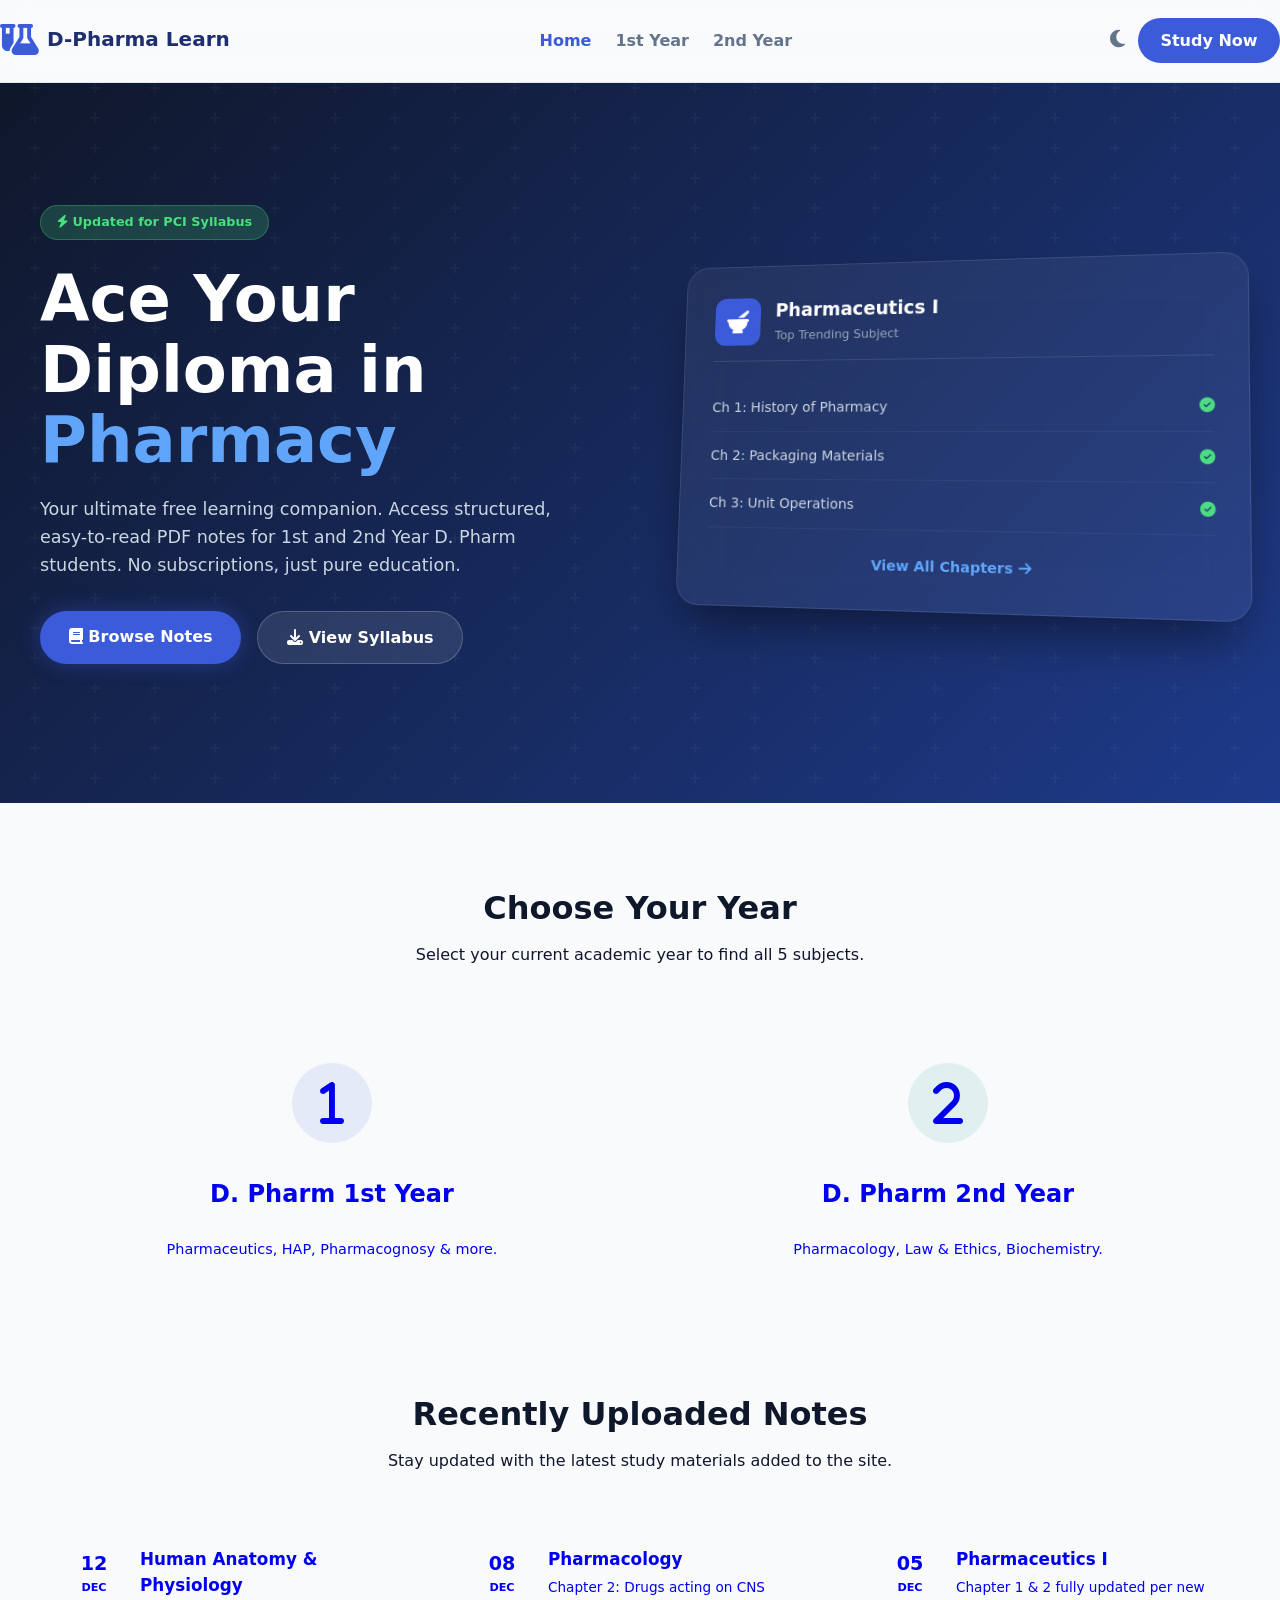
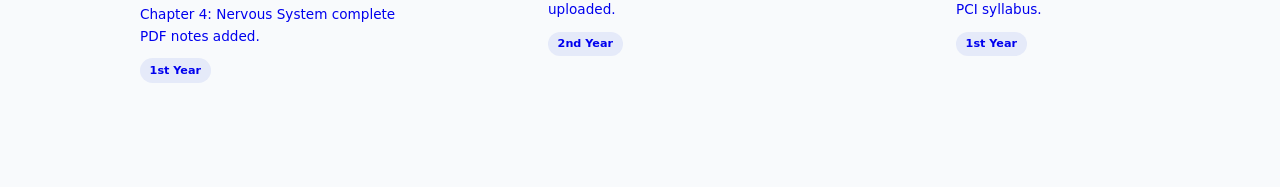
<file: index.html>
<!DOCTYPE html>
<html lang="en" data-theme="light">
<head>
  <meta charset="UTF-8" />
  <meta name="viewport" content="width=device-width, initial-scale=1.0" />
  <title>D-Pharma Learn | Free PCI Syllabus Notes</title>
  
  <link rel="stylesheet" href="css/style.css" />
  <link rel="stylesheet" href="https://cdnjs.cloudflare.com/ajax/libs/font-awesome/6.5.0/css/all.min.css" />
  
  <style>
    /* V2 Specific Inline Styles */
    .hero-v2 {
      background: linear-gradient(135deg, #0f172a 0%, #1e3a8a 100%);
      padding: 5rem 20px 6rem;
      position: relative;
      overflow: hidden;
      display: flex;
      align-items: center;
      min-height: 80vh;
    }
    
    .hero-v2::before {
      content: ''; position: absolute; inset: 0;
      background: url("data:image/svg+xml,%3Csvg width='60' height='60' viewBox='0 0 60 60' xmlns='http://www.w3.org/2000/svg'%3E%3Cg fill='%23ffffff' fill-opacity='0.03'%3E%3Cpath d='M36 34v-4h-2v4h-4v2h4v4h2v-4h4v-2h-4zm0-30V0h-2v4h-4v2h4v4h2V6h4V4h-4z'/%3E%3C/g%3E%3C/svg%3E");
    }

    .hero-v2-container {
      max-width: 1200px;
      margin: 0 auto;
      display: grid;
      grid-template-columns: 1fr 1fr;
      gap: 3rem;
      position: relative;
      z-index: 2;
      align-items: center;
    }

    .hero-text-side { color: white; }
    
    .badge {
      display: inline-block;
      padding: 0.4rem 1rem;
      background: rgba(74, 222, 128, 0.2);
      color: #4ade80;
      border: 1px solid rgba(74, 222, 128, 0.3);
      border-radius: 50px;
      font-size: 0.8rem;
      font-weight: 700;
      margin-bottom: 1.5rem;
      backdrop-filter: blur(5px);
    }

    .hero-v2 h1 {
      font-size: clamp(2.5rem, 5vw, 4rem);
      line-height: 1.1;
      font-weight: 800;
      margin-bottom: 1.2rem;
      color: #ffffff;
    }
    .hero-v2 h1 span { color: #60a5fa; }

    .hero-v2 p {
      font-size: 1.1rem;
      color: #cbd5e1;
      margin-bottom: 2rem;
      line-height: 1.6;
      max-width: 90%;
    }

    .hero-buttons { display: flex; gap: 1rem; }
    
    .btn-glow {
      background: #3b5bdb; color: white;
      padding: 0.8rem 1.8rem; border-radius: 50px;
      text-decoration: none; font-weight: 700;
      box-shadow: 0 0 20px rgba(59, 91, 219, 0.4);
      transition: all 0.3s;
    }
    .btn-glow:hover { transform: translateY(-3px); box-shadow: 0 0 30px rgba(59, 91, 219, 0.6); }

    .btn-outline {
      background: rgba(255, 255, 255, 0.1); color: white;
      border: 1px solid rgba(255, 255, 255, 0.2);
      padding: 0.8rem 1.8rem; border-radius: 50px;
      text-decoration: none; font-weight: 700;
      backdrop-filter: blur(10px); transition: all 0.3s;
    }
    .btn-outline:hover { background: rgba(255, 255, 255, 0.2); }

    /* Floating Glass Card */
    .hero-visual-side { position: relative; perspective: 1000px; }
    .glass-card {
      background: rgba(255, 255, 255, 0.05);
      border: 1px solid rgba(255, 255, 255, 0.1);
      border-radius: 24px;
      padding: 2rem;
      backdrop-filter: blur(20px);
      box-shadow: 0 25px 50px -12px rgba(0, 0, 0, 0.5);
      transform: rotateY(-10deg) rotateX(5deg);
      transition: transform 0.5s;
    }
    .glass-card:hover { transform: rotateY(0deg) rotateX(0deg); }
    
    .gc-header { display: flex; align-items: center; gap: 1rem; margin-bottom: 1.5rem; border-bottom: 1px solid rgba(255,255,255,0.1); padding-bottom: 1rem;}
    .gc-icon { width: 50px; height: 50px; background: #3b5bdb; border-radius: 12px; display: flex; align-items: center; justify-content: center; font-size: 1.5rem; color: white; }
    .gc-title h3 { color: white; font-size: 1.2rem; }
    .gc-title p { color: #94a3b8; font-size: 0.8rem; margin: 0; }
    
    .gc-list-item { display: flex; justify-content: space-between; align-items: center; padding: 0.8rem 0; color: #cbd5e1; font-size: 0.9rem; border-bottom: 1px solid rgba(255,255,255,0.05); }
    .gc-list-item:last-child { border: none; }
    .gc-list-item i { color: #4ade80; }

    /* Recent Updates Section */
    .section-spacing { padding: 5rem 0; }
    .section-header { text-align: center; margin-bottom: 3rem; }
    .section-header h2 { font-size: 2rem; color: var(--primary-dark); }
    .section-header p { color: var(--text-muted); margin-top: 0.5rem; }

    .update-grid { display: grid; grid-template-columns: repeat(auto-fit, minmax(300px, 1fr)); gap: 1.5rem; }
    
    .update-card {
      background: var(--surface); border: 1px solid var(--border);
      border-radius: 16px; padding: 1.5rem; display: flex; gap: 1rem;
      transition: all 0.3s; text-decoration: none;
    }
    .update-card:hover { transform: translateY(-5px); box-shadow: var(--shadow); border-color: var(--primary-light); }
    
    .uc-date { background: var(--bg-alt); padding: 0.5rem; border-radius: 8px; text-align: center; min-width: 60px; height: fit-content; }
    .uc-date span { display: block; font-weight: 800; color: var(--primary-dark); font-size: 1.2rem; line-height: 1; }
    .uc-date small { font-size: 0.7rem; color: var(--text-muted); font-weight: 700; text-transform: uppercase; }
    
    .uc-content h4 { color: var(--primary-dark); margin-bottom: 0.3rem; font-size: 1.05rem; }
    .uc-content p { color: var(--text-muted); font-size: 0.85rem; margin-bottom: 0.5rem; }
    .uc-tag { display: inline-block; font-size: 0.7rem; padding: 0.2rem 0.6rem; background: rgba(59,91,219,0.1); color: var(--primary-light); border-radius: 50px; font-weight: 700; }

    /* Dark Mode Overrides */
    [data-theme="dark"] .update-card { background: #1e293b; border-color: #334155; }
    [data-theme="dark"] .uc-date { background: #0f172a; }
    [data-theme="dark"] .uc-date span { color: #f1f5f9; }
    [data-theme="dark"] .uc-content h4 { color: #f1f5f9; }

    @media (max-width: 768px) {
      .hero-v2-container { grid-template-columns: 1fr; text-align: center; }
      .hero-v2 p { margin: 0 auto 2rem; }
      .hero-buttons { justify-content: center; flex-direction: column; }
      .glass-card { display: none; /* Hide 3D card on small phones for better performance */ }
    }
  </style>
</head>
<body>

<header class="site-header">
  <nav class="nav-container">
    <a class="nav-brand" href="index.html">
      <div class="nav-logo"><i class="fa-solid fa-flask-vial"></i></div>
      <div class="nav-brand-text">
        <span class="nav-brand-name">D-Pharma Learn</span>
      </div>
    </a>
    <ul class="nav-links">
      <li><a href="index.html" class="active">Home</a></li>
      <li><a href="year1.html">1st Year</a></li>
      <li><a href="year2.html">2nd Year</a></li>
    </ul>
    <div class="nav-cta">
      <button class="theme-toggle-btn" id="themeToggle"><i class="fa-solid fa-moon" id="themeIcon"></i></button>
      <a href="year1.html" class="btn-primary">Study Now</a>
    </div>
  </nav>
</header>

<main>
  <section class="hero-v2">
    <div class="hero-v2-container">
      
      <div class="hero-text-side">
        <div class="badge"><i class="fa-solid fa-bolt"></i> Updated for PCI Syllabus</div>
        <h1>Ace Your Diploma in <span>Pharmacy</span></h1>
        <p>Your ultimate free learning companion. Access structured, easy-to-read PDF notes for 1st and 2nd Year D. Pharm students. No subscriptions, just pure education.</p>
        <div class="hero-buttons">
          <a href="#select-year" class="btn-glow"><i class="fa-solid fa-book"></i> Browse Notes</a>
          <a href="#" class="btn-outline"><i class="fa-solid fa-download"></i> View Syllabus</a>
        </div>
      </div>

      <div class="hero-visual-side">
        <div class="glass-card">
          <div class="gc-header">
            <div class="gc-icon"><i class="fa-solid fa-mortar-pestle"></i></div>
            <div class="gc-title">
              <h3>Pharmaceutics I</h3>
              <p>Top Trending Subject</p>
            </div>
          </div>
          <div class="gc-list-item">
            <span>Ch 1: History of Pharmacy</span> <i class="fa-solid fa-circle-check"></i>
          </div>
          <div class="gc-list-item">
            <span>Ch 2: Packaging Materials</span> <i class="fa-solid fa-circle-check"></i>
          </div>
          <div class="gc-list-item">
            <span>Ch 3: Unit Operations</span> <i class="fa-solid fa-circle-check"></i>
          </div>
          <a href="subject.html" style="display:block; text-align:center; margin-top:1.5rem; color:#60a5fa; text-decoration:none; font-weight:700; font-size:0.9rem;">View All Chapters <i class="fa-solid fa-arrow-right"></i></a>
        </div>
      </div>

    </div>
  </section>

  <section id="select-year" class="section-spacing container">
    <div class="section-header">
      <h2>Choose Your Year</h2>
      <p>Select your current academic year to find all 5 subjects.</p>
    </div>
    
    <div style="display: grid; grid-template-columns: repeat(auto-fit, minmax(300px, 1fr)); gap: 2rem;">
      <a href="year1.html" class="update-card" style="align-items: center; justify-content: center; flex-direction: column; text-align: center; padding: 3rem 1rem;">
        <i class="fa-solid fa-1" style="font-size: 3rem; color: var(--primary-light); margin-bottom: 1rem; background: rgba(59,91,219,0.1); width: 80px; height: 80px; border-radius: 50%; display: flex; align-items: center; justify-content: center;"></i>
        <h3 style="color: var(--primary-dark); font-size: 1.5rem; margin-bottom: 0.5rem;">D. Pharm 1st Year</h3>
        <p style="color: var(--text-muted); font-size: 0.9rem;">Pharmaceutics, HAP, Pharmacognosy & more.</p>
      </a>

      <a href="year2.html" class="update-card" style="align-items: center; justify-content: center; flex-direction: column; text-align: center; padding: 3rem 1rem;">
        <i class="fa-solid fa-2" style="font-size: 3rem; color: var(--secondary); margin-bottom: 1rem; background: rgba(13,148,136,0.1); width: 80px; height: 80px; border-radius: 50%; display: flex; align-items: center; justify-content: center;"></i>
        <h3 style="color: var(--primary-dark); font-size: 1.5rem; margin-bottom: 0.5rem;">D. Pharm 2nd Year</h3>
        <p style="color: var(--text-muted); font-size: 0.9rem;">Pharmacology, Law & Ethics, Biochemistry.</p>
      </a>
    </div>
  </section>

  <section class="section-spacing container" style="padding-top: 0;">
    <div class="section-header">
      <h2>Recently Uploaded Notes</h2>
      <p>Stay updated with the latest study materials added to the site.</p>
    </div>
    
    <div class="update-grid">
      <a href="#" class="update-card">
        <div class="uc-date">
          <span>12</span>
          <small>Dec</small>
        </div>
        <div class="uc-content">
          <h4>Human Anatomy & Physiology</h4>
          <p>Chapter 4: Nervous System complete PDF notes added.</p>
          <span class="uc-tag">1st Year</span>
        </div>
      </a>

      <a href="#" class="update-card">
        <div class="uc-date">
          <span>08</span>
          <small>Dec</small>
        </div>
        <div class="uc-content">
          <h4>Pharmacology</h4>
          <p>Chapter 2: Drugs acting on CNS uploaded.</p>
          <span class="uc-tag">2nd Year</span>
        </div>
      </a>

      <a href="#" class="update-card">
        <div class="uc-date">
          <span>05</span>
          <small>Dec</small>
        </div>
        <div class="uc-content">
          <h4>Pharmaceutics I</h4>
          <p>Chapter 1 & 2 fully updated per new PCI syllabus.</p>
          <span class="uc-tag">1st Year</span>
        </div>
      </a>
    </div>
  </section>

</main>

<script src="js/main.js"></script>
</body>
</html>
</file>
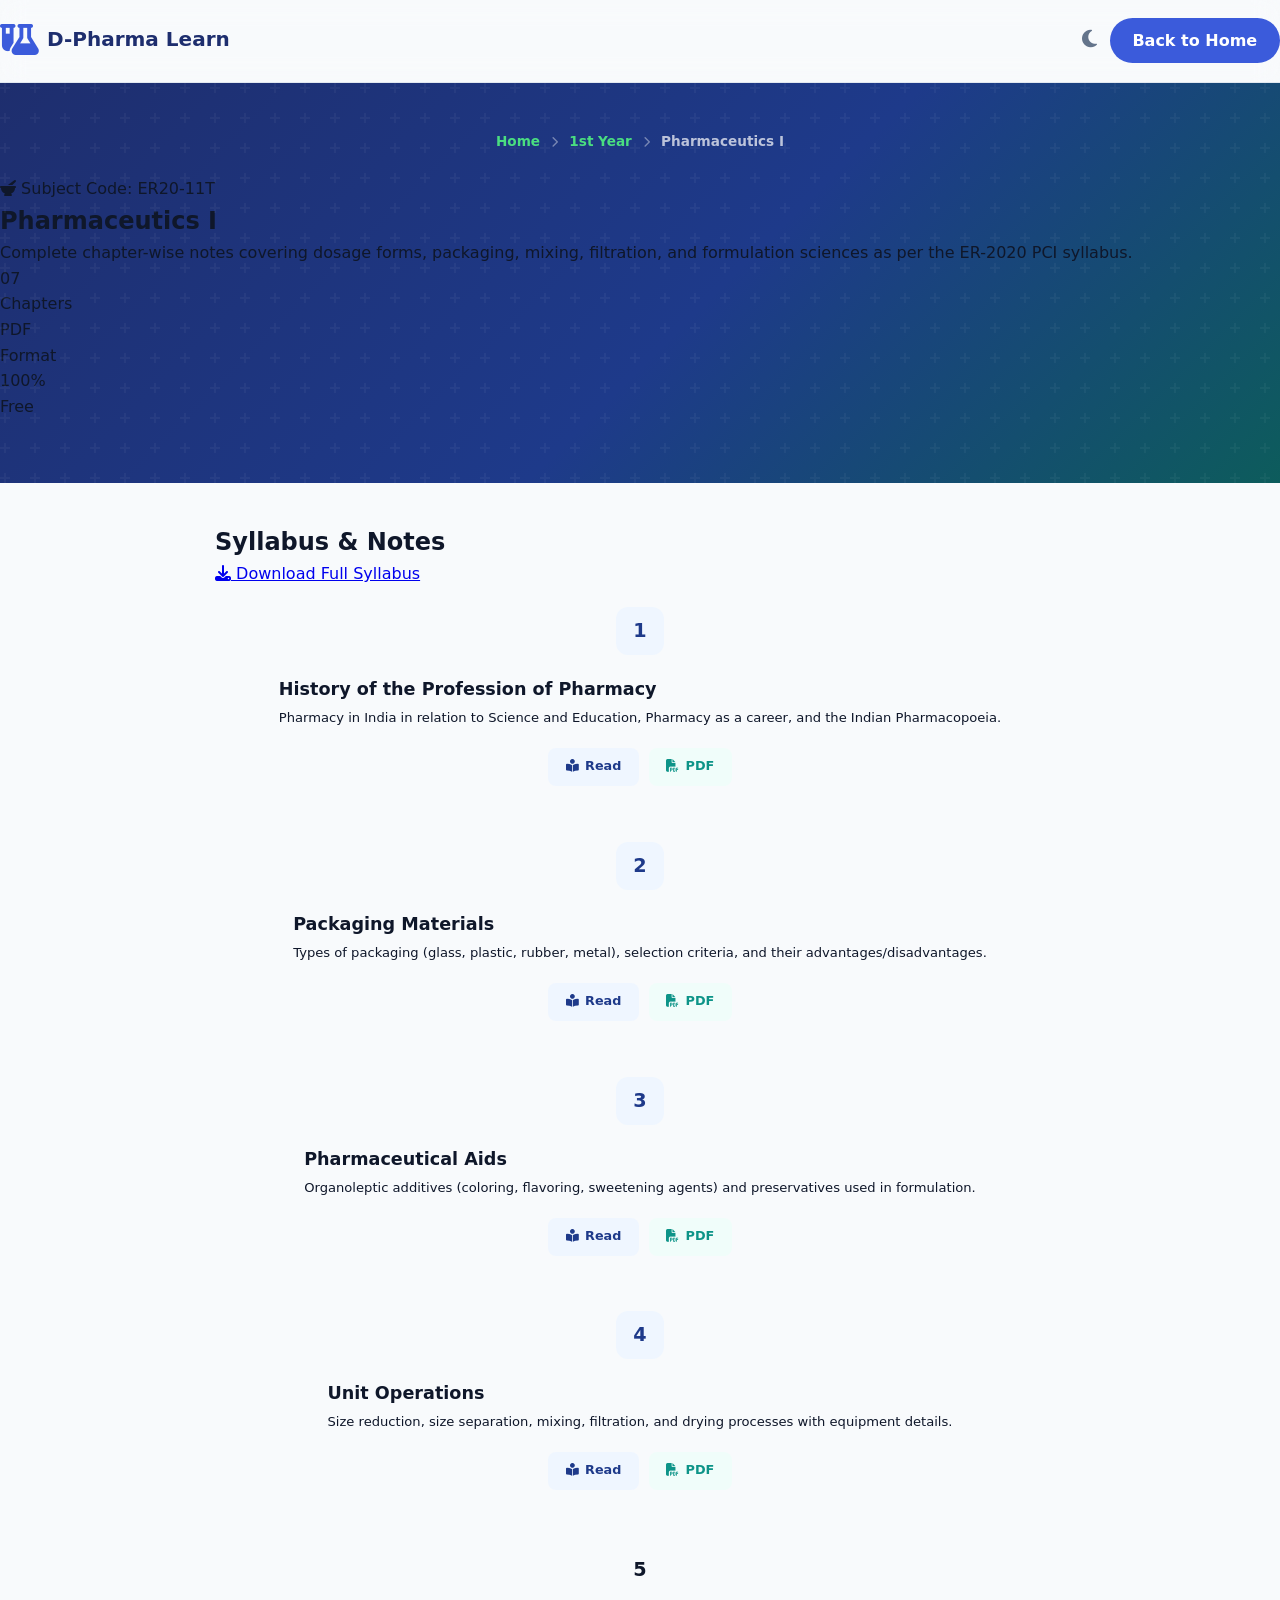
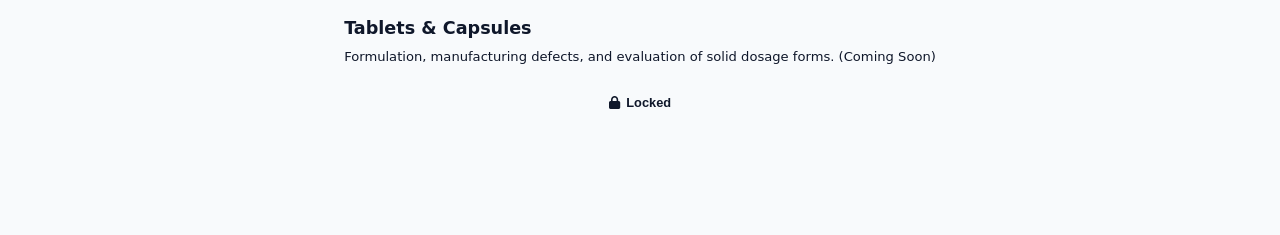
<file: subject.html>
<!DOCTYPE html>
<html lang="en" data-theme="light">
<head>
  <meta charset="UTF-8" />
  <meta name="viewport" content="width=device-width, initial-scale=1.0" />
  <title>Pharmaceutics I Notes | D-Pharma 1st Year | Free Learn</title>
  <meta name="description" content="Free chapter-wise PDF notes for Pharmaceutics I (D-Pharma 1st Year) as per PCI syllabus." />
  
  <link rel="stylesheet" href="css/style.css" />
  <link rel="stylesheet" href="https://cdnjs.cloudflare.com/ajax/libs/font-awesome/6.5.0/css/all.min.css" />
  <style>
    /* Subject Hero Section */
    .subject-hero {
      background: linear-gradient(135deg, #1e2e6e 0%, #1e3a8a 55%, #0d5c5c 100%);
      padding: 3rem 0 4rem;
      position: relative;
      overflow: hidden;
    }
    .subject-hero::before {
      content: ''; position: absolute; inset: 0;
      background: url("data:image/svg+xml,%3Csvg width='60' height='60' viewBox='0 0 60 60' xmlns='http://www.w3.org/2000/svg'%3E%3Cg fill='%23ffffff' fill-opacity='0.04'%3E%3Cpath d='M36 34v-4h-2v4h-4v2h4v4h2v-4h4v-2h-4zm0-30V0h-2v4h-4v2h4v4h2V6h4V4h-4zM6 34v-4H4v4H0v2h4v4h2v-4h4v-2H6zM6 4V0H4v4H0v2h4v4h2V6h4V4H6z'/%3E%3C/g%3E%3C/svg%3E");
    }
    .subject-hero::after {
      content: ''; position: absolute; bottom: -1px; left: 0; right: 0; height: 56px;
      background: var(--bg); clip-path: ellipse(55% 100% at 50% 100%);
    }
    
    .breadcrumbs {
      position: relative; z-index: 1; text-align: center;
      font-size: 0.85rem; font-weight: 600; color: rgba(255,255,255,0.7);
      margin-bottom: 1.5rem;
    }
    .breadcrumbs a { color: #4ade80; text-decoration: none; transition: color 0.2s; }
    .breadcrumbs a:hover { color: #fff; }
    .breadcrumbs i { font-size: 0.7rem; margin: 0 0.4rem; color: rgba(255,255,255,0.4); }

    /* Chapter List Styles */
    .page-body { padding: 2.5rem 0 5rem; }
    .chapters-container { max-width: 850px; margin: 0 auto; }
    
    .chapter-card {
      background: var(--surface);
      border: 1.5px solid var(--border);
      border-radius: 14px;
      padding: 1.25rem;
      margin-bottom: 1rem;
      display: flex;
      align-items: center;
      gap: 1.25rem;
      transition: all 0.25s ease;
      position: relative;
      overflow: hidden;
    }
    .chapter-card::before {
      content: ''; position: absolute; left: 0; top: 0; bottom: 0; width: 4px;
      background: linear-gradient(180deg, #1e3a8a, #3b5bdb);
      border-radius: 14px 0 0 14px;
      opacity: 0; transition: opacity 0.2s;
    }
    .chapter-card:hover {
      transform: translateX(5px);
      box-shadow: var(--shadow);
      border-color: rgba(59,91,219,.3);
    }
    .chapter-card:hover::before { opacity: 1; }

    .ch-num {
      background: #eff6ff; color: #1e3a8a;
      width: 48px; height: 48px; border-radius: 12px;
      display: flex; align-items: center; justify-content: center;
      font-weight: 800; font-size: 1.2rem; flex-shrink: 0;
    }
    .ch-info { flex: 1; }
    .ch-title { font-size: 1.1rem; font-weight: 800; color: var(--primary-dark); margin-bottom: 0.3rem; }
    .ch-desc { font-size: 0.82rem; color: var(--text-muted); line-height: 1.5; }
    
    .ch-actions { display: flex; gap: 0.6rem; flex-shrink: 0; flex-wrap: wrap; }
    .btn-action {
      border: none; padding: 0.55rem 1.1rem; border-radius: 8px;
      font-weight: 700; font-size: 0.8rem; cursor: pointer; text-decoration: none;
      display: inline-flex; align-items: center; gap: 0.4rem; transition: all 0.2s;
    }
    .btn-read { background: #eff6ff; color: #1e3a8a; }
    .btn-read:hover { background: #1e3a8a; color: #fff; }
    .btn-dl { background: #f0fdfa; color: #0d9488; }
    .btn-dl:hover { background: #0d9488; color: #fff; }

    /* Dark Mode specific overrides */
    [data-theme="dark"] .chapter-card { background: #1e293b; border-color: #334155; }
    [data-theme="dark"] .ch-title { color: #e2e8f0; }
    [data-theme="dark"] .ch-num { background: #0f172a; color: #60a5fa; }
    [data-theme="dark"] .btn-read { background: #0f172a; color: #60a5fa; }
    [data-theme="dark"] .btn-dl { background: #0f172a; color: #2dd4bf; }

    @media(max-width: 640px) {
      .chapter-card { flex-direction: column; align-items: flex-start; gap: 1rem; }
      .ch-actions { width: 100%; }
      .btn-action { flex: 1; justify-content: center; }
    }
  </style>
</head>
<body>

<header class="site-header">
  <nav class="nav-container">
    <a class="nav-brand" href="index.html">
      <div class="nav-logo"><i class="fa-solid fa-flask-vial"></i></div>
      <div class="nav-brand-text">
        <span class="nav-brand-name">D-Pharma Learn</span>
      </div>
    </a>
    <div class="nav-cta">
      <button class="theme-toggle-btn" id="themeToggle"><i class="fa-solid fa-moon" id="themeIcon"></i></button>
      <a href="index.html" class="btn btn-primary btn-sm">Back to Home</a>
    </div>
  </nav>
</header>

<main>
  <section class="subject-hero">
    <div class="hero-inner">
      <div class="breadcrumbs">
        <a href="index.html">Home</a> <i class="fa-solid fa-chevron-right"></i>
        <a href="year1.html">1st Year</a> <i class="fa-solid fa-chevron-right"></i>
        <span>Pharmaceutics I</span>
      </div>
      
      <div class="hero-pill"><i class="fa-solid fa-mortar-pestle"></i> Subject Code: ER20-11T</div>
      <h1 class="hero-title">Pharmaceutics I</h1>
      <p class="hero-sub">Complete chapter-wise notes covering dosage forms, packaging, mixing, filtration, and formulation sciences as per the ER-2020 PCI syllabus.</p>
      
      <div class="hero-stats">
        <div><div class="hs-num">07</div><div class="hs-lbl">Chapters</div></div>
        <div><div class="hs-num">PDF</div><div class="hs-lbl">Format</div></div>
        <div><div class="hs-num">100%</div><div class="hs-lbl">Free</div></div>
      </div>
    </div>
  </section>

  <div class="page-body">
    <div class="container chapters-container">
      
      <div class="sec-head reveal">
        <h2>Syllabus & Notes</h2>
        <a href="#"><i class="fa-solid fa-download"></i> Download Full Syllabus</a>
      </div>

      <div class="chapter-card reveal">
        <div class="ch-num">1</div>
        <div class="ch-info">
          <div class="ch-title">History of the Profession of Pharmacy</div>
          <div class="ch-desc">Pharmacy in India in relation to Science and Education, Pharmacy as a career, and the Indian Pharmacopoeia.</div>
        </div>
        <div class="ch-actions">
          <a href="#" class="btn-action btn-read"><i class="fa-solid fa-book-open-reader"></i> Read</a>
          <a href="#" class="btn-action btn-dl"><i class="fa-solid fa-file-pdf"></i> PDF</a>
        </div>
      </div>

      <div class="chapter-card reveal">
        <div class="ch-num">2</div>
        <div class="ch-info">
          <div class="ch-title">Packaging Materials</div>
          <div class="ch-desc">Types of packaging (glass, plastic, rubber, metal), selection criteria, and their advantages/disadvantages.</div>
        </div>
        <div class="ch-actions">
          <a href="#" class="btn-action btn-read"><i class="fa-solid fa-book-open-reader"></i> Read</a>
          <a href="#" class="btn-action btn-dl"><i class="fa-solid fa-file-pdf"></i> PDF</a>
        </div>
      </div>

      <div class="chapter-card reveal">
        <div class="ch-num">3</div>
        <div class="ch-info">
          <div class="ch-title">Pharmaceutical Aids</div>
          <div class="ch-desc">Organoleptic additives (coloring, flavoring, sweetening agents) and preservatives used in formulation.</div>
        </div>
        <div class="ch-actions">
          <a href="#" class="btn-action btn-read"><i class="fa-solid fa-book-open-reader"></i> Read</a>
          <a href="#" class="btn-action btn-dl"><i class="fa-solid fa-file-pdf"></i> PDF</a>
        </div>
      </div>

      <div class="chapter-card reveal">
        <div class="ch-num">4</div>
        <div class="ch-info">
          <div class="ch-title">Unit Operations</div>
          <div class="ch-desc">Size reduction, size separation, mixing, filtration, and drying processes with equipment details.</div>
        </div>
        <div class="ch-actions">
          <a href="#" class="btn-action btn-read"><i class="fa-solid fa-book-open-reader"></i> Read</a>
          <a href="#" class="btn-action btn-dl"><i class="fa-solid fa-file-pdf"></i> PDF</a>
        </div>
      </div>

      <div class="chapter-card reveal" style="opacity: 0.6;">
        <div class="ch-num" style="background: var(--bg-alt); color: var(--text-muted);">5</div>
        <div class="ch-info">
          <div class="ch-title">Tablets & Capsules</div>
          <div class="ch-desc">Formulation, manufacturing defects, and evaluation of solid dosage forms. (Coming Soon)</div>
        </div>
        <div class="ch-actions">
          <button class="btn-action" disabled style="background: var(--bg-alt); color: var(--text-muted); cursor: not-allowed;"><i class="fa-solid fa-lock"></i> Locked</button>
        </div>
      </div>

    </div>
  </div>
</main>

<script src="js/main.js"></script>
</body>
        </html>
</file>
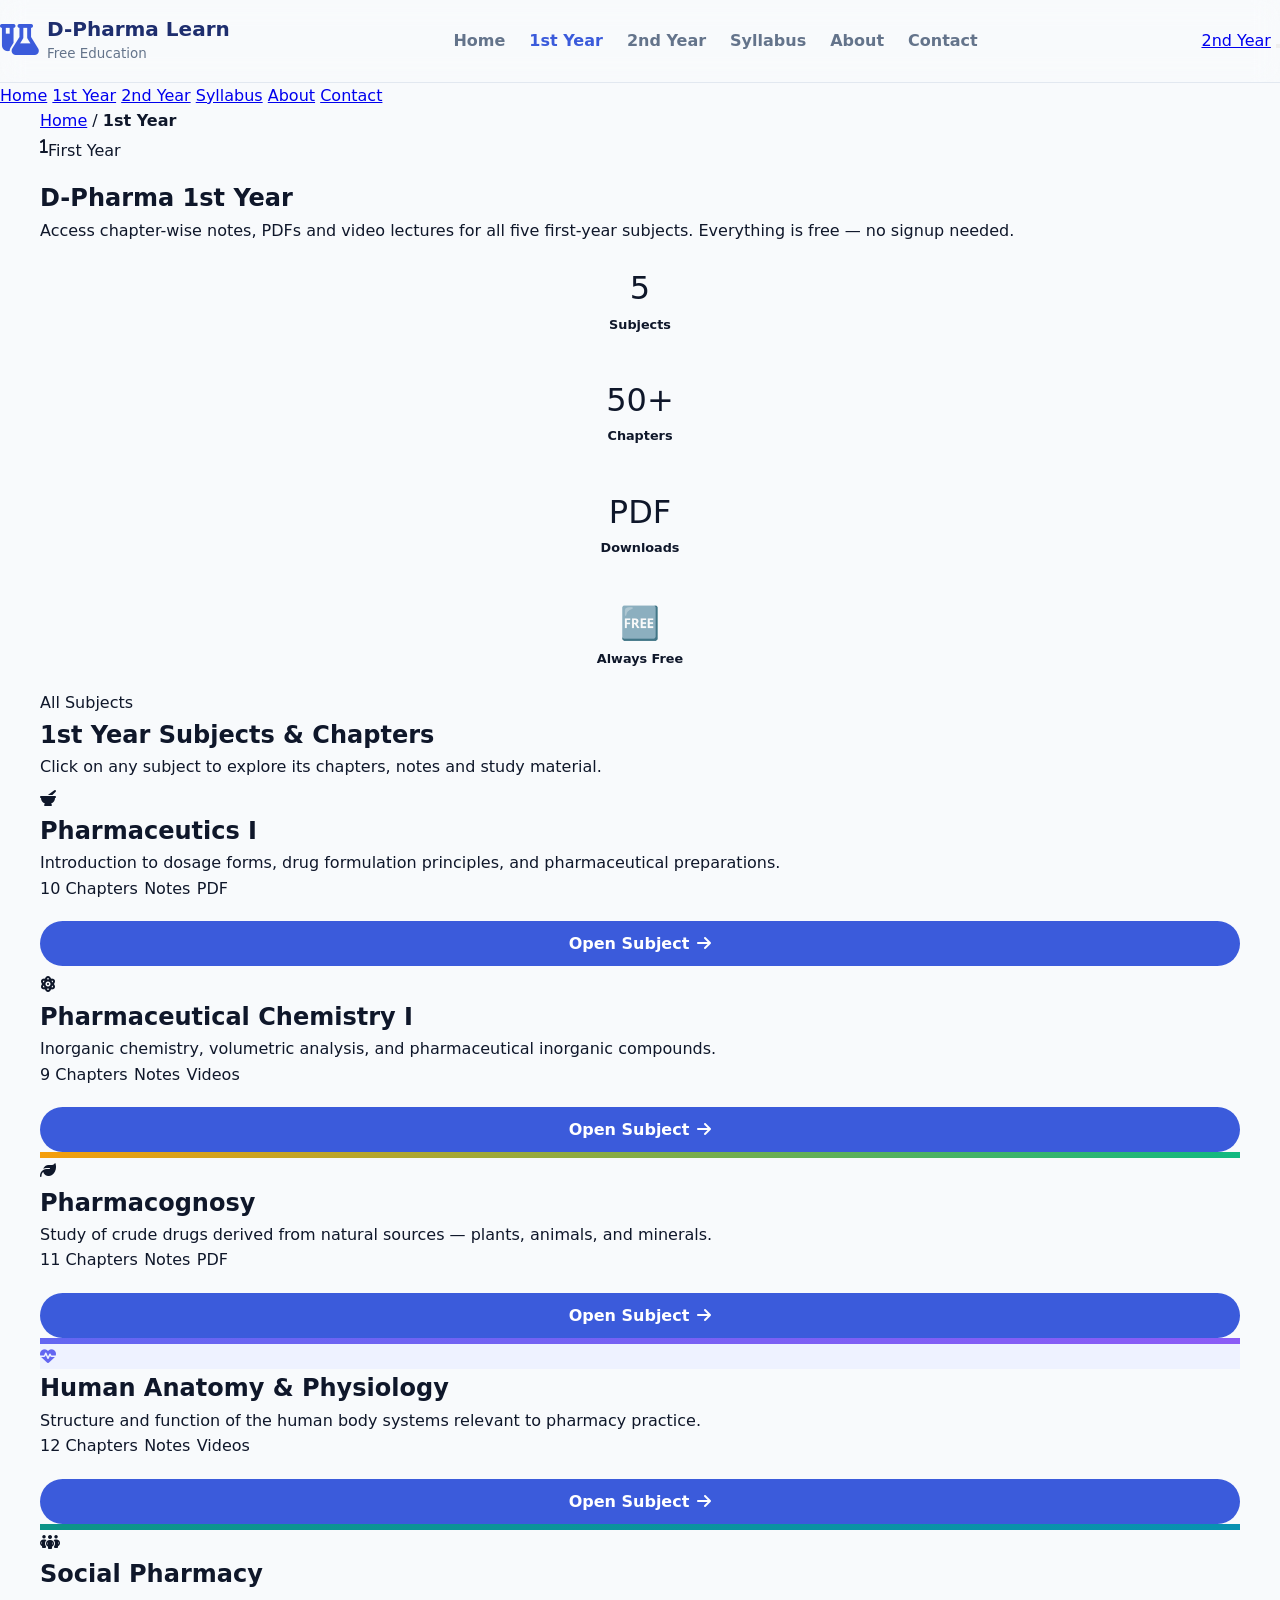
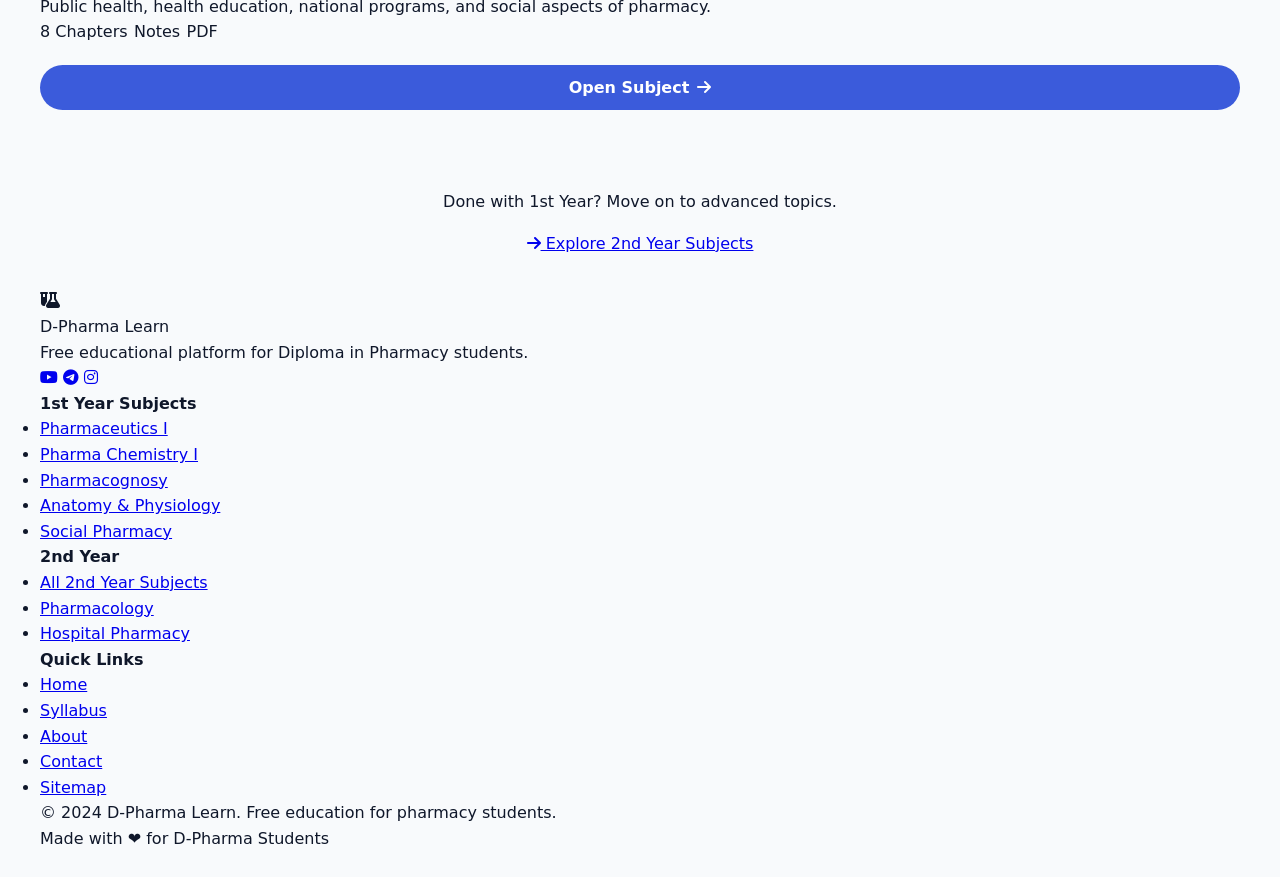
<file: year1.html>
<!DOCTYPE html>
<html lang="en" data-theme="light">
<head>
  <meta charset="UTF-8" />
  <meta name="viewport" content="width=device-width, initial-scale=1.0" />
  <title>D-Pharma 1st Year Notes – All Subjects | Free Study Material</title>
  <meta name="description" content="Free D-Pharma 1st Year study material. Chapter-wise notes for Pharmaceutics I, Pharmaceutical Chemistry I, Pharmacognosy, Anatomy & Physiology, and Social Pharmacy." />
  <meta name="keywords" content="D-Pharma 1st year notes, pharmaceutics 1 notes, pharmacognosy notes, anatomy physiology D-Pharma, social pharmacy notes" />
  <meta name="robots" content="index, follow" />
  <link rel="canonical" href="https://dpharmalearn.github.io/year1.html" />
  <meta property="og:title" content="D-Pharma 1st Year – Free Notes & Study Material" />
  <meta property="og:description" content="Chapter-wise free notes for all D-Pharma 1st Year subjects." />
  <meta property="og:type" content="website" />
  <meta property="og:url" content="https://dpharmalearn.github.io/year1.html" />
  <script type="application/ld+json">
  {
    "@context": "https://schema.org",
    "@type": "Course",
    "name": "D-Pharma First Year",
    "description": "Complete first year Diploma in Pharmacy course materials",
    "provider": { "@type": "EducationalOrganization", "name": "D-Pharma Learn", "url": "https://dpharmalearn.github.io" },
    "hasCourseInstance": { "@type": "CourseInstance", "courseMode": "online", "price": "0" }
  }
  </script>
  <link rel="stylesheet" href="css/style.css" />
  <link rel="stylesheet" href="https://cdnjs.cloudflare.com/ajax/libs/font-awesome/6.5.0/css/all.min.css" />
</head>
<body>

<header class="site-header">
  <nav class="nav-container" aria-label="Main navigation">
    <a class="nav-brand" href="index.html">
      <div class="nav-logo"><i class="fa-solid fa-flask-vial"></i></div>
      <div class="nav-brand-text">
        <span class="nav-brand-name">D-Pharma Learn</span>
        <span class="nav-brand-tag">Free Education</span>
      </div>
    </a>
    <ul class="nav-links">
      <li><a href="index.html">Home</a></li>
      <li><a href="year1.html" class="active">1st Year</a></li>
      <li><a href="year2.html">2nd Year</a></li>
      <li><a href="syllabus.html">Syllabus</a></li>
      <li><a href="about.html">About</a></li>
      <li><a href="contact.html">Contact</a></li>
    </ul>
    <div class="nav-cta">
      <a href="year2.html" class="btn btn-outline btn-sm">2nd Year</a>
      <button class="hamburger" id="hamburger" aria-label="Toggle menu"><span></span><span></span><span></span></button>
    </div>
  </nav>
</header>

<nav class="mobile-nav" id="mobileNav">
  <a href="index.html">Home</a>
  <a href="year1.html">1st Year</a>
  <a href="year2.html">2nd Year</a>
  <a href="syllabus.html">Syllabus</a>
  <a href="about.html">About</a>
  <a href="contact.html">Contact</a>
</nav>

<main id="main-content">

<!-- Page Hero -->
<section class="page-hero">
  <div class="container">
    <nav class="breadcrumb" aria-label="Breadcrumb">
      <a href="index.html">Home</a>
      <span>/</span>
      <strong>1st Year</strong>
    </nav>
    <span class="badge badge-secondary" style="margin-bottom:1rem; display:inline-flex;"><i class="fa-solid fa-1"></i> First Year</span>
    <h1>D-Pharma 1st Year</h1>
    <p>Access chapter-wise notes, PDFs and video lectures for all five first-year subjects. Everything is free — no signup needed.</p>
  </div>
</section>

<!-- Subject Overview Stats -->
<section class="section-sm" style="background: var(--bg-alt);">
  <div class="container">
    <div class="grid-4" style="gap:1rem;">
      <div class="card" style="text-align:center; padding: 1.25rem;">
        <div style="font-size:2rem; color:var(--primary-light); font-family:var(--font-heading);">5</div>
        <div style="font-size:.8rem; color:var(--text-muted); font-weight:600;">Subjects</div>
      </div>
      <div class="card" style="text-align:center; padding: 1.25rem;">
        <div style="font-size:2rem; color:var(--secondary); font-family:var(--font-heading);">50+</div>
        <div style="font-size:.8rem; color:var(--text-muted); font-weight:600;">Chapters</div>
      </div>
      <div class="card" style="text-align:center; padding: 1.25rem;">
        <div style="font-size:2rem; color:var(--accent); font-family:var(--font-heading);">PDF</div>
        <div style="font-size:.8rem; color:var(--text-muted); font-weight:600;">Downloads</div>
      </div>
      <div class="card" style="text-align:center; padding: 1.25rem;">
        <div style="font-size:2rem; color:var(--primary-light); font-family:var(--font-heading);">🆓</div>
        <div style="font-size:.8rem; color:var(--text-muted); font-weight:600;">Always Free</div>
      </div>
    </div>
  </div>
</section>

<!-- Subjects -->
<section class="section">
  <div class="container">
    <div class="text-center">
      <span class="section-label">All Subjects</span>
      <h2 class="section-title">1st Year Subjects & Chapters</h2>
      <p class="section-desc">Click on any subject to explore its chapters, notes and study material.</p>
    </div>

    <div class="grid-auto reveal">

      <!-- Subject 1 -->
      <article class="card" itemscope itemtype="https://schema.org/Course">
        <div style="background: linear-gradient(135deg,var(--primary-light),var(--primary)); height:6px;"></div>
        <div class="card-body">
          <div class="card-icon card-icon-primary"><i class="fa-solid fa-mortar-pestle"></i></div>
          <h2 class="card-title" itemprop="name">Pharmaceutics I</h2>
          <p class="card-desc" itemprop="description">Introduction to dosage forms, drug formulation principles, and pharmaceutical preparations.</p>
          <div style="display:flex; flex-wrap:wrap; gap:.4rem; margin-bottom:1.25rem;">
            <span class="tag">10 Chapters</span>
            <span class="tag">Notes</span>
            <span class="tag">PDF</span>
          </div>
          <a href="subject.html?subject=pharmaceutics-1&year=1" class="btn btn-primary btn-sm" style="width:100%; justify-content:center;" itemprop="url">
            Open Subject <i class="fa-solid fa-arrow-right"></i>
          </a>
        </div>
      </article>

      <!-- Subject 2 -->
      <article class="card" itemscope itemtype="https://schema.org/Course">
        <div style="background: linear-gradient(135deg,var(--secondary),var(--secondary-light)); height:6px;"></div>
        <div class="card-body">
          <div class="card-icon card-icon-secondary"><i class="fa-solid fa-atom"></i></div>
          <h2 class="card-title" itemprop="name">Pharmaceutical Chemistry I</h2>
          <p class="card-desc" itemprop="description">Inorganic chemistry, volumetric analysis, and pharmaceutical inorganic compounds.</p>
          <div style="display:flex; flex-wrap:wrap; gap:.4rem; margin-bottom:1.25rem;">
            <span class="tag">9 Chapters</span>
            <span class="tag">Notes</span>
            <span class="tag">Videos</span>
          </div>
          <a href="subject.html?subject=pharma-chem-1&year=1" class="btn btn-primary btn-sm" style="width:100%; justify-content:center;" itemprop="url">
            Open Subject <i class="fa-solid fa-arrow-right"></i>
          </a>
        </div>
      </article>

      <!-- Subject 3 -->
      <article class="card" itemscope itemtype="https://schema.org/Course">
        <div style="background: linear-gradient(135deg,#f59e0b,#10b981); height:6px;"></div>
        <div class="card-body">
          <div class="card-icon card-icon-accent"><i class="fa-solid fa-leaf"></i></div>
          <h2 class="card-title" itemprop="name">Pharmacognosy</h2>
          <p class="card-desc" itemprop="description">Study of crude drugs derived from natural sources — plants, animals, and minerals.</p>
          <div style="display:flex; flex-wrap:wrap; gap:.4rem; margin-bottom:1.25rem;">
            <span class="tag">11 Chapters</span>
            <span class="tag">Notes</span>
            <span class="tag">PDF</span>
          </div>
          <a href="subject.html?subject=pharmacognosy&year=1" class="btn btn-primary btn-sm" style="width:100%; justify-content:center;" itemprop="url">
            Open Subject <i class="fa-solid fa-arrow-right"></i>
          </a>
        </div>
      </article>

      <!-- Subject 4 -->
      <article class="card" itemscope itemtype="https://schema.org/Course">
        <div style="background: linear-gradient(135deg,#6366f1,#8b5cf6); height:6px;"></div>
        <div class="card-body">
          <div class="card-icon" style="background:#eef2ff; color:#6366f1;"><i class="fa-solid fa-heart-pulse"></i></div>
          <h2 class="card-title" itemprop="name">Human Anatomy & Physiology</h2>
          <p class="card-desc" itemprop="description">Structure and function of the human body systems relevant to pharmacy practice.</p>
          <div style="display:flex; flex-wrap:wrap; gap:.4rem; margin-bottom:1.25rem;">
            <span class="tag">12 Chapters</span>
            <span class="tag">Notes</span>
            <span class="tag">Videos</span>
          </div>
          <a href="subject.html?subject=anatomy-physiology&year=1" class="btn btn-primary btn-sm" style="width:100%; justify-content:center;" itemprop="url">
            Open Subject <i class="fa-solid fa-arrow-right"></i>
          </a>
        </div>
      </article>

      <!-- Subject 5 -->
      <article class="card" itemscope itemtype="https://schema.org/Course">
        <div style="background: linear-gradient(135deg,#0d9488,#0891b2); height:6px;"></div>
        <div class="card-body">
          <div class="card-icon card-icon-secondary"><i class="fa-solid fa-people-group"></i></div>
          <h2 class="card-title" itemprop="name">Social Pharmacy</h2>
          <p class="card-desc" itemprop="description">Public health, health education, national programs, and social aspects of pharmacy.</p>
          <div style="display:flex; flex-wrap:wrap; gap:.4rem; margin-bottom:1.25rem;">
            <span class="tag">8 Chapters</span>
            <span class="tag">Notes</span>
            <span class="tag">PDF</span>
          </div>
          <a href="subject.html?subject=social-pharmacy&year=1" class="btn btn-primary btn-sm" style="width:100%; justify-content:center;" itemprop="url">
            Open Subject <i class="fa-solid fa-arrow-right"></i>
          </a>
        </div>
      </article>

    </div>

    <!-- Internal link to year 2 -->
    <div style="margin-top:3rem; padding:2rem; background:var(--bg-alt); border-radius:var(--radius); text-align:center; border:1px solid var(--border);">
      <p style="margin-bottom:1rem; color:var(--text-muted);">Done with 1st Year? Move on to advanced topics.</p>
      <a href="year2.html" class="btn btn-secondary">
        <i class="fa-solid fa-arrow-right"></i> Explore 2nd Year Subjects
      </a>
    </div>
  </div>
</section>

</main>

<footer class="site-footer">
  <div class="container">
    <div class="footer-grid">
      <div>
        <div class="footer-brand">
          <div class="footer-logo"><i class="fa-solid fa-flask-vial"></i></div>
          <span class="footer-brand-name">D-Pharma Learn</span>
        </div>
        <p class="footer-desc">Free educational platform for Diploma in Pharmacy students.</p>
        <div class="footer-social">
          <a href="#" aria-label="YouTube"><i class="fa-brands fa-youtube"></i></a>
          <a href="#" aria-label="Telegram"><i class="fa-brands fa-telegram"></i></a>
          <a href="#" aria-label="Instagram"><i class="fa-brands fa-instagram"></i></a>
        </div>
      </div>
      <div class="footer-col">
        <h4>1st Year Subjects</h4>
        <ul>
          <li><a href="subject.html?subject=pharmaceutics-1&year=1">Pharmaceutics I</a></li>
          <li><a href="subject.html?subject=pharma-chem-1&year=1">Pharma Chemistry I</a></li>
          <li><a href="subject.html?subject=pharmacognosy&year=1">Pharmacognosy</a></li>
          <li><a href="subject.html?subject=anatomy-physiology&year=1">Anatomy & Physiology</a></li>
          <li><a href="subject.html?subject=social-pharmacy&year=1">Social Pharmacy</a></li>
        </ul>
      </div>
      <div class="footer-col">
        <h4>2nd Year</h4>
        <ul>
          <li><a href="year2.html">All 2nd Year Subjects</a></li>
          <li><a href="subject.html?subject=pharmacology&year=2">Pharmacology</a></li>
          <li><a href="subject.html?subject=hospital-pharmacy&year=2">Hospital Pharmacy</a></li>
        </ul>
      </div>
      <div class="footer-col">
        <h4>Quick Links</h4>
        <ul>
          <li><a href="index.html">Home</a></li>
          <li><a href="syllabus.html">Syllabus</a></li>
      <li><a href="about.html">About</a></li>
          <li><a href="contact.html">Contact</a></li>
          <li><a href="sitemap.xml">Sitemap</a></li>
        </ul>
      </div>
    </div>
    <div class="footer-bottom">
      <p>&copy; 2024 D-Pharma Learn. Free education for pharmacy students.</p>
      <p>Made with ❤️ for D-Pharma Students</p>
    </div>
  </div>
</footer>

<button id="backToTop" aria-label="Back to top"><i class="fa-solid fa-arrow-up"></i></button>
<script src="js/main.js"></script>
</body>
  </html>
</file>
<file: css/style.css>
/* ==========================================================================
   D-Pharma Learn | Advanced CSS Architecture
   Features: Design Tokens, Fluid Typography, Logical Properties, A11y
   ========================================================================== */

/* --- 1. Design Tokens (Theme Variables) --- */
:root {
  /* Core Colors (RGB comma-separated for dynamic alpha transparency) */
  --c-bg: 248, 250, 252;          /* #f8fafc */
  --c-surface: 255, 255, 255;     /* #ffffff */
  --c-text: 15, 23, 42;           /* #0f172a */
  --c-text-muted: 100, 116, 139;    /* #64748b */
  --c-border: 226, 232, 240;      /* #e2e8f0 */
  
  --c-primary: 59, 91, 219;       /* #3b5bdb */
  --c-primary-dark: 30, 46, 110;  /* #1e2e6e */
  --c-accent: 13, 148, 136;       /* #0d9488 */

  /* Fluid Typography (Scales perfectly from 320px to 1200px screens) */
  --step--1: clamp(0.75rem, 0.71rem + 0.18vw, 0.84rem);
  --step-0: clamp(0.88rem, 0.82rem + 0.29vw, 1.00rem);
  --step-1: clamp(1.03rem, 0.94rem + 0.44vw, 1.25rem);
  --step-2: clamp(1.20rem, 1.08rem + 0.63vw, 1.56rem);
  --step-3: clamp(1.41rem, 1.24rem + 0.87vw, 1.95rem);
  --step-4: clamp(1.65rem, 1.41rem + 1.18vw, 2.44rem);
  --step-5: clamp(1.93rem, 1.61rem + 1.59vw, 3.05rem);

  /* Spacing & Radii */
  --space-xs: 0.5rem;
  --space-sm: 1rem;
  --space-md: 1.5rem;
  --space-lg: 3rem;
  --radius-sm: 8px;
  --radius-md: 12px;
  --radius-lg: 16px;

  /* Shadows & Easing */
  --shadow-sm: 0 1px 2px 0 rgb(0 0 0 / 0.05);
  --shadow-md: 0 4px 6px -1px rgb(0 0 0 / 0.1), 0 2px 4px -2px rgb(0 0 0 / 0.1);
  --shadow-lg: 0 20px 25px -5px rgb(0 0 0 / 0.1), 0 8px 10px -6px rgb(0 0 0 / 0.1);
  --shadow-glow: 0 0 20px rgb(var(--c-primary) / 0.4);
  
  --ease-spring: cubic-bezier(0.175, 0.885, 0.32, 1.275);
  --ease-smooth: cubic-bezier(0.16, 1, 0.3, 1);
}

/* --- Dark Mode Overrides --- */
[data-theme="dark"] {
  --c-bg: 15, 23, 42;             /* #0f172a */
  --c-surface: 30, 41, 59;        /* #1e293b */
  --c-text: 241, 245, 249;        /* #f1f5f9 */
  --c-text-muted: 148, 163, 184;  /* #94a3b8 */
  --c-border: 51, 65, 85;         /* #334155 */
  --c-primary-dark: 191, 219, 254;/* #bfdbfe */
  --shadow-md: 0 4px 6px -1px rgb(0 0 0 / 0.5);
}

/* --- 2. Modern Reset & Base --- */
*, *::before, *::after {
  box-sizing: border-box;
  margin: 0;
  padding: 0;
}

html {
  scroll-behavior: smooth;
  scroll-padding-top: 5rem; /* Prevents anchor links from hiding under navbar */
}

body {
  font-family: 'Inter', system-ui, -apple-system, sans-serif;
  font-size: var(--step-0);
  background-color: rgb(var(--c-bg));
  color: rgb(var(--c-text));
  line-height: 1.6;
  -webkit-font-smoothing: antialiased;
  transition: background-color 0.3s var(--ease-smooth), color 0.3s var(--ease-smooth);
}

/* Accessibility: Keyboard Focus Outlines */
:focus-visible {
  outline: 2px solid rgb(var(--c-primary));
  outline-offset: 4px;
  border-radius: 2px;
}

/* --- 3. Layout Utilities --- */
.container {
  width: min(100% - 2rem, 1200px);
  margin-inline: auto; /* Logical property replacing margin-left/right */
}

/* --- 4. Component: Navigation --- */
.site-header {
  background: rgb(var(--c-surface) / 0.9);
  backdrop-filter: blur(12px);
  -webkit-backdrop-filter: blur(12px);
  border-bottom: 1px solid rgb(var(--c-border));
  position: sticky;
  top: 0;
  z-index: 1000;
  padding: var(--space-sm) 0;
}

.nav-container {
  display: flex;
  justify-content: space-between;
  align-items: center;
}

.nav-brand {
  display: flex;
  align-items: center;
  gap: var(--space-xs);
  text-decoration: none;
  color: rgb(var(--c-primary-dark));
}

.nav-logo { font-size: var(--step-3); color: rgb(var(--c-primary)); }
.nav-brand-name { font-weight: 800; font-size: var(--step-1); line-height: 1.2; }
.nav-brand-tag { font-size: var(--step--1); color: rgb(var(--c-text-muted)); display: block; }

.nav-links {
  display: flex;
  gap: var(--space-md);
  list-style: none;
}

.nav-links a {
  text-decoration: none;
  color: rgb(var(--c-text-muted));
  font-weight: 600;
  transition: color 0.2s ease;
}

.nav-links a:hover, .nav-links a.active {
  color: rgb(var(--c-primary));
}

/* --- 5. Component: Buttons & Actions --- */
.btn-primary {
  background: rgb(var(--c-primary));
  color: #fff;
  padding: 0.6rem 1.4rem;
  border-radius: 50px;
  text-decoration: none;
  font-weight: 700;
  display: inline-flex;
  align-items: center;
  justify-content: center;
  gap: 0.5rem;
  border: none;
  cursor: pointer;
  transition: transform 0.2s var(--ease-spring), box-shadow 0.2s ease;
  will-change: transform; /* Hint to browser for GPU acceleration */
}

.btn-primary:hover {
  transform: translateY(-2px);
  box-shadow: var(--shadow-glow);
}

.theme-toggle-btn, .search-toggle-btn {
  background: transparent;
  border: none;
  color: rgb(var(--c-text-muted));
  font-size: var(--step-1);
  cursor: pointer;
  padding: var(--space-xs);
  border-radius: 50%;
  transition: background 0.2s, color 0.2s;
}

.theme-toggle-btn:hover, .search-toggle-btn:hover {
  background: rgb(var(--c-border));
  color: rgb(var(--c-primary));
}

/* --- 6. Component: Cards Grid (Auto-fitting) --- */
.sgrid, .fstrip, .update-grid {
  display: grid;
  grid-template-columns: repeat(auto-fill, minmax(min(100%, 280px), 1fr));
  gap: var(--space-md);
}

.scard, .fcard, .chapter-card {
  background: rgb(var(--c-surface));
  border: 1px solid rgb(var(--c-border));
  border-radius: var(--radius-lg);
  padding: var(--space-md);
  text-decoration: none;
  transition: transform 0.3s var(--ease-smooth), box-shadow 0.3s var(--ease-smooth), border-color 0.3s;
  position: relative;
  overflow: hidden;
  display: flex;
  flex-direction: column;
}

/* Performant Hover States (Only animating compositor properties) */
.scard:hover, .fcard:hover, .chapter-card:hover {
  transform: translateY(-5px);
  box-shadow: var(--shadow-lg);
  border-color: rgb(var(--c-primary) / 0.3);
}

.sc-ttl, .fcard-ttl, .ch-title {
  font-size: var(--step-1);
  font-weight: 800;
  color: rgb(var(--c-primary-dark));
  margin-bottom: var(--space-xs);
}

.sc-dsc, .fcard-dsc, .ch-desc {
  font-size: var(--step--1);
  color: rgb(var(--c-text-muted));
}

/* --- 7. Utility & States --- */
/* Hardware Accelerated Reveal Animation Class */
.reveal {
  opacity: 0;
  transform: translateY(20px);
  transition: opacity 0.6s var(--ease-smooth), transform 0.6s var(--ease-smooth);
  will-change: opacity, transform;
}

.reveal.visible {
  opacity: 1;
  transform: translateY(0);
}

/* --- 8. Responsive Adjustments --- */
@media (max-width: 768px) {
  .nav-links, .nav-cta .btn-primary { display: none; }
  
  /* Mobile Hamburger */
  .hamburger {
    display: flex;
    flex-direction: column;
    gap: 5px;
    background: transparent;
    border: none;
    cursor: pointer;
    z-index: 1001;
  }
  
  .hamburger span {
    width: 25px;
    height: 2px;
    background: rgb(var(--c-text));
    transition: 0.3s var(--ease-smooth);
    transform-origin: left;
  }
  
  .hamburger.active span:nth-child(1) { transform: rotate(45deg); }
  .hamburger.active span:nth-child(2) { opacity: 0; }
  .hamburger.active span:nth-child(3) { transform: rotate(-45deg); }
  }
</file>
